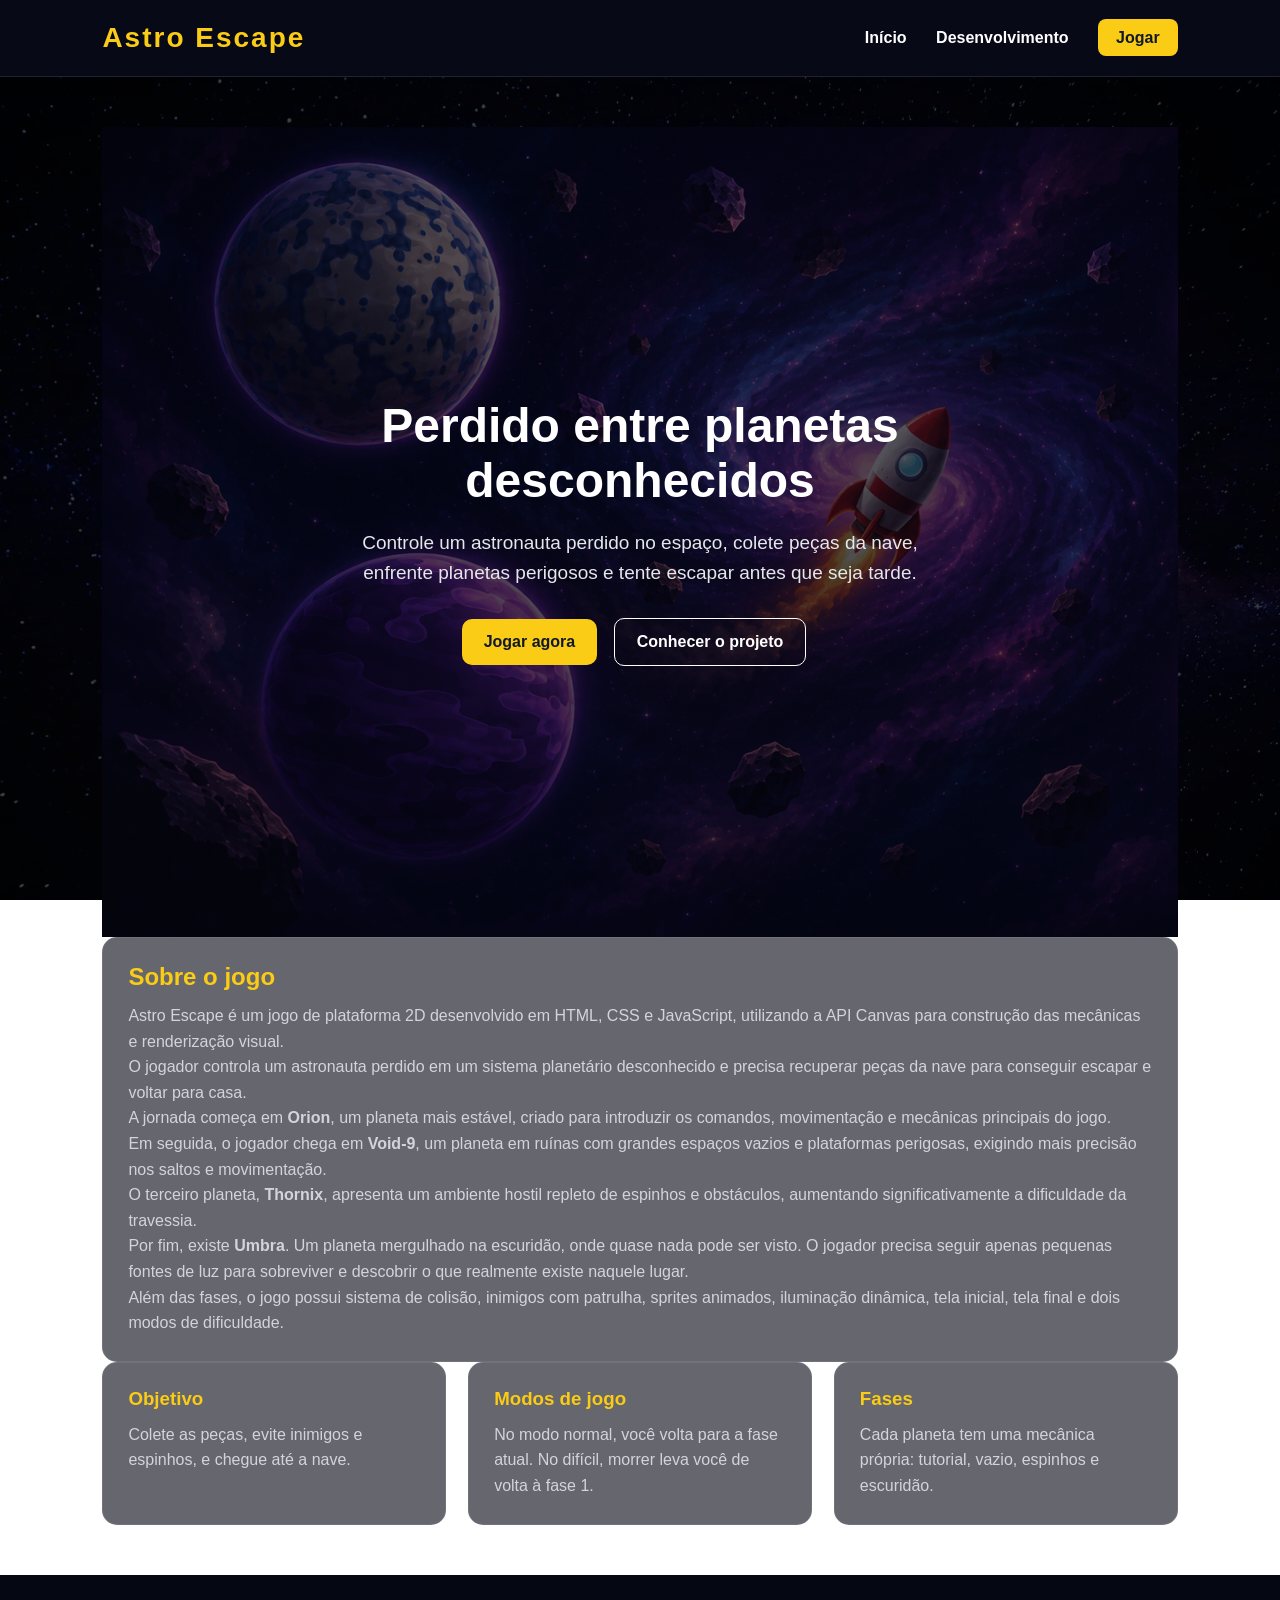
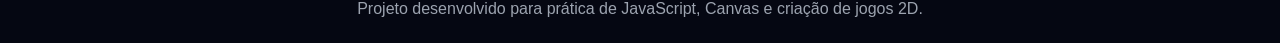
<file: astro-escape/index.html>
<!DOCTYPE html>
<html lang="pt-br">
<head>
  <meta charset="UTF-8">
  <meta name="viewport" content="width=device-width, initial-scale=1.0">
  <title>Astro Escape</title>
  <link rel="stylesheet" href="css/style.css">
</head>
<body>
  <header class="topo">
    <h1>Astro Escape</h1>
    <nav>
      <a href="index.html">Início</a>
      <a href="dev.html">Desenvolvimento</a>
      <a href="jogo.html" class="btn-nav">Jogar</a>
    </nav>
  </header>

  <main>
    <section class="banner">
      <div class="banner-texto">
        <h2>Perdido entre planetas desconhecidos</h2>
        <p>
          Controle um astronauta perdido no espaço, colete peças da nave,
          enfrente planetas perigosos e tente escapar antes que seja tarde.
        </p>
        <div class="botoes">
          <a href="jogo.html" class="botao">Jogar agora</a>
          <a href="#sobre" class="botao secundario">Conhecer o projeto</a>
        </div>
      </div>
    </section>

    <section id="sobre" class="card">
        <h2>Sobre o jogo</h2>

        <p>
        Astro Escape é um jogo de plataforma 2D desenvolvido em HTML, CSS e JavaScript,
        utilizando a API Canvas para construção das mecânicas e renderização visual.
        </p>

        <p>
        O jogador controla um astronauta perdido em um sistema planetário desconhecido
        e precisa recuperar peças da nave para conseguir escapar e voltar para casa.
        </p>

        <p>
        A jornada começa em <strong>Orion</strong>, um planeta mais estável,
        criado para introduzir os comandos, movimentação e mecânicas principais do jogo.
        </p>

        <p>
        Em seguida, o jogador chega em <strong>Void-9</strong>,
        um planeta em ruínas com grandes espaços vazios e plataformas perigosas,
        exigindo mais precisão nos saltos e movimentação.
        </p>

        <p>
        O terceiro planeta, <strong>Thornix</strong>,
        apresenta um ambiente hostil repleto de espinhos e obstáculos,
        aumentando significativamente a dificuldade da travessia.
        </p>

        <p>
        Por fim, existe <strong>Umbra</strong>.
        Um planeta mergulhado na escuridão, onde quase nada pode ser visto.
        O jogador precisa seguir apenas pequenas fontes de luz para sobreviver
        e descobrir o que realmente existe naquele lugar.
        </p>

        <p>
        Além das fases, o jogo possui sistema de colisão, inimigos com patrulha,
        sprites animados, iluminação dinâmica, tela inicial, tela final
        e dois modos de dificuldade.
        </p>
    </section>

    <section class="grid">
      <div class="card">
        <h3>Objetivo</h3>
        <p>Colete as peças, evite inimigos e espinhos, e chegue até a nave.</p>
      </div>

      <div class="card">
        <h3>Modos de jogo</h3>
        <p>No modo normal, você volta para a fase atual. No difícil, morrer leva você de volta à fase 1.</p>
      </div>

      <div class="card">
        <h3>Fases</h3>
        <p>Cada planeta tem uma mecânica própria: tutorial, vazio, espinhos e escuridão.</p>
      </div>
    </section>
  </main>

  <footer>
    <p>Projeto desenvolvido para prática de JavaScript, Canvas e criação de jogos 2D.</p>
  </footer>
</body>
</html>
</file>
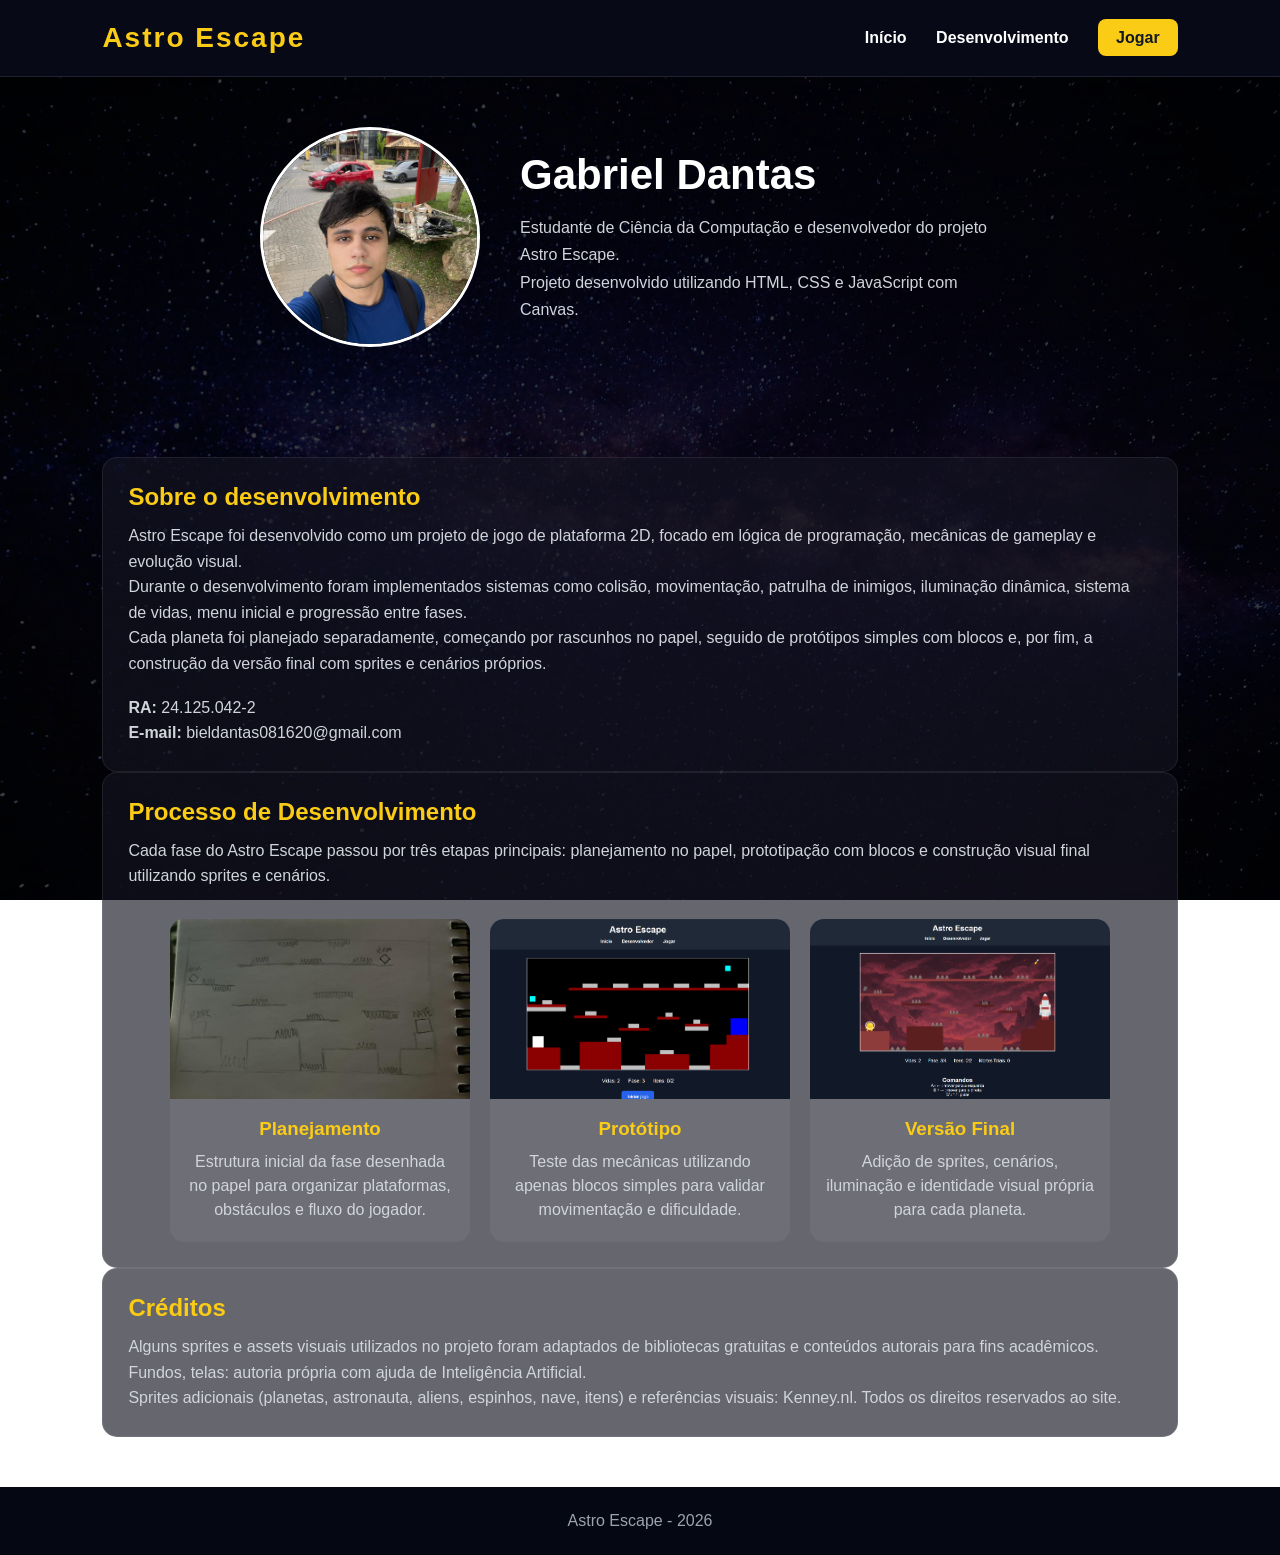
<file: astro-escape/dev.html>
<!DOCTYPE html>
<html lang="pt-br">
<head>
  <meta charset="UTF-8">
  <meta name="viewport" content="width=device-width, initial-scale=1.0">
  <title>Astro Escape - Desenvolvimento</title>
  <link rel="stylesheet" href="css/style.css">
</head>
<body>

  <header class="topo">
    <h1>Astro Escape</h1>

    <nav>
      <a href="index.html">Início</a>
      <a href="dev.html">Desenvolvimento</a>
      <a href="jogo.html" class="btn-nav">Jogar</a>
    </nav>
  </header>
  <section class="dev-topo">

        <img src="img/eu.jpg" alt="Gabriel Dantas" class="foto-dev">

        <div class="dev-info">
            <h2>Gabriel Dantas</h2>

            <p>
            Estudante de Ciência da Computação e desenvolvedor do projeto Astro Escape.
            </p>

            <p>
            Projeto desenvolvido utilizando HTML, CSS e JavaScript com Canvas.
            </p>
        </div>

    </section>

  <main>

    <section class="card">

        <h2>Sobre o desenvolvimento</h2>

        <p>
        Astro Escape foi desenvolvido como um projeto de jogo de plataforma 2D,
        focado em lógica de programação, mecânicas de gameplay e evolução visual.
        </p>

        <p>
        Durante o desenvolvimento foram implementados sistemas como colisão,
        movimentação, patrulha de inimigos, iluminação dinâmica, sistema de vidas,
        menu inicial e progressão entre fases.
        </p>

        <p>
        Cada planeta foi planejado separadamente, começando por rascunhos no papel,
        seguido de protótipos simples com blocos e, por fim,
        a construção da versão final com sprites e cenários próprios.
        </p>

        <br>

        <p>
        <strong>RA:</strong> 24.125.042-2<br>
        <strong>E-mail:</strong> bieldantas081620@gmail.com
        </p>

    </section>

    <section class="card">

    <h2>Processo de Desenvolvimento</h2>

        <p>
        Cada fase do Astro Escape passou por três etapas principais:
        planejamento no papel, prototipação com blocos e construção visual final utilizando sprites e cenários.
        </p>

        <div class="processo-grid">

            <div class="processo-card">
                <img src="img/fase-papel.jpg" alt="Fase desenhada no papel">

                <h3>Planejamento</h3>

                <p>
                Estrutura inicial da fase desenhada no papel para organizar plataformas, obstáculos e fluxo do jogador.
                </p>
            </div>

            <div class="processo-card">
                <img src="img/astro-escape3.png" alt="Protótipo da fase">

                <h3>Protótipo</h3>

                <p>
                Teste das mecânicas utilizando apenas blocos simples para validar movimentação e dificuldade.
                </p>
            </div>

            <div class="processo-card">
                <img src="img/fase3.png" alt="Versão final da fase">

                <h3>Versão Final</h3>

                <p>
                Adição de sprites, cenários, iluminação e identidade visual própria para cada planeta.
                </p>
            </div>

        </div>

    </section>
        <section class="card">
        <h2>Créditos</h2>

        <p>
            Alguns sprites e assets visuais utilizados no projeto foram adaptados
            de bibliotecas gratuitas e conteúdos autorais para fins acadêmicos.
        </p>

        <p>
            Fundos, telas: autoria própria com ajuda de Inteligência Artificial.<br>
            Sprites adicionais (planetas, astronauta, aliens, espinhos, nave, itens) e referências visuais: Kenney.nl. Todos os direitos reservados ao site.
        </p>
    </section>

  </main>

  <footer>
    <p>Astro Escape - 2026</p>
  </footer>

</body>
</html>
</file>
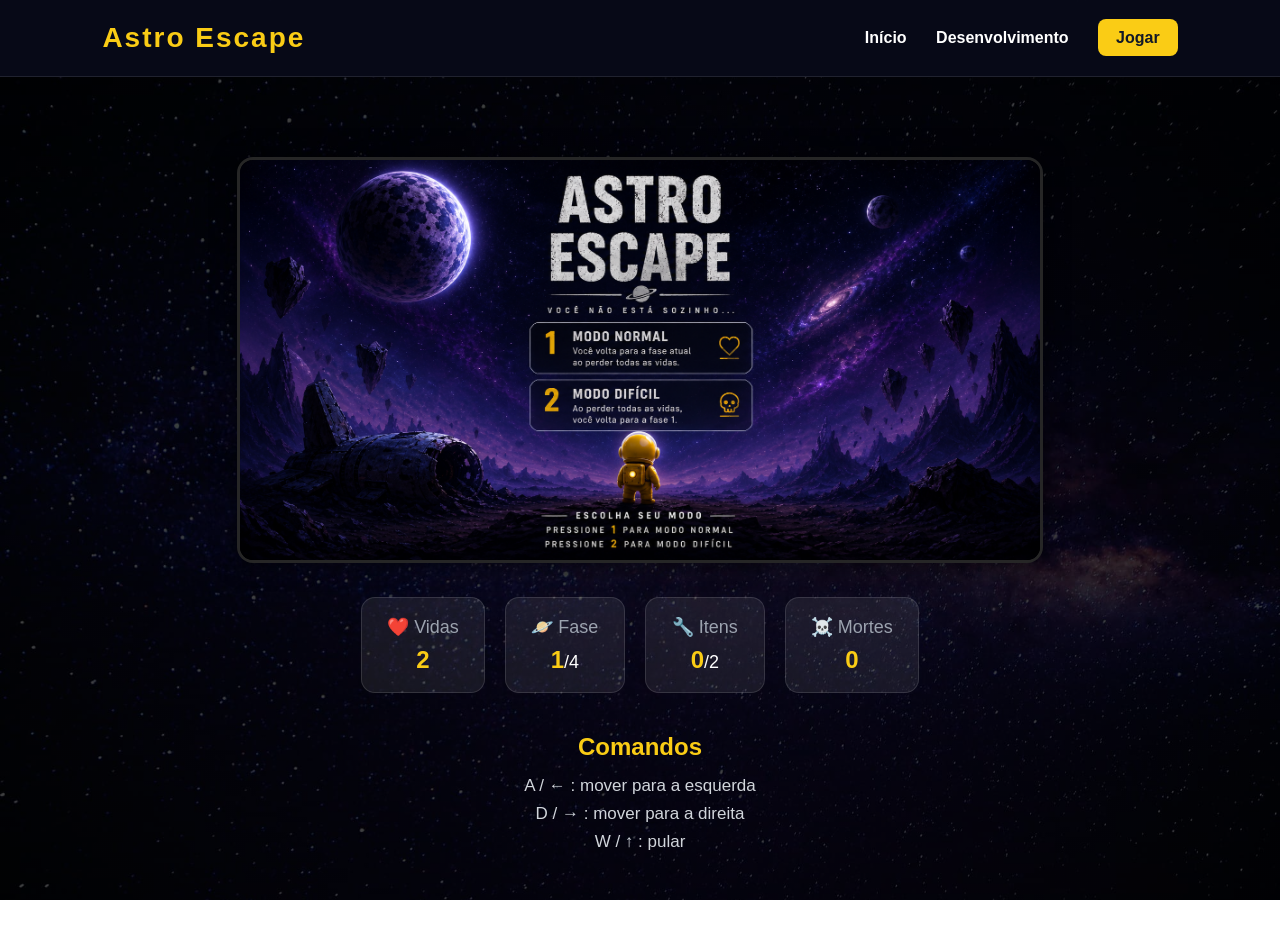
<file: astro-escape/jogo.html>
<!DOCTYPE html>
<html lang="pt-br">
<head>
  <meta charset="UTF-8">
  <meta name="viewport" content="width=device-width, initial-scale=1.0">
  <title>Astro Escape</title>
  <link rel="stylesheet" href="css/style.css">
</head>

<body>

  <header class="topo">
    <h1>Astro Escape</h1>

    <nav>
      <a href="index.html">Início</a>
      <a href="dev.html">Desenvolvimento</a>
      <a href="jogo.html" class="btn-nav">Jogar</a>
    </nav>
  </header>

  <main class="pagina-jogo">

    <section class="jogo-container">
      <canvas id="gameCanvas" width="800" height="400"></canvas>
    </section>

    <section class="hud">
      <div class="hud-card">
        <p>❤️ Vidas</p>
        <span id="vidas">2</span>
      </div>

      <div class="hud-card">
        <p>🪐 Fase</p>
        <span id="fase">1</span>/4
      </div>

      <div class="hud-card">
        <p>🔧 Itens</p>
        <span id="itens">0</span>/2
      </div>

      <div class="hud-card">
        <p>☠️ Mortes</p>
        <span id="mortes">0</span>
      </div>
    </section>

    <section class="comandos-simples">
      <h2>Comandos</h2>

      <p>A / ← : mover para a esquerda</p>
      <p>D / → : mover para a direita</p>
      <p>W / ↑ : pular</p>
    </section>

  </main>

  <script src="js/assets.js"></script>
  <script src="js/estado.js"></script>
  <script src="js/fases.js"></script>
  <script src="js/player.js"></script>
  <script src="js/desenho.js"></script>
  <script src="js/colisao.js"></script>
  <script src="js/telas.js"></script>
  <script src="js/controles.js"></script>
  <script src="js/game.js"></script>

</body>
</html>
</file>
<file: astro-escape/css/style.css>
@import url("global.css");
@import url("index.css");
@import url("jogo.css");
@import url("dev.css");
</file>
